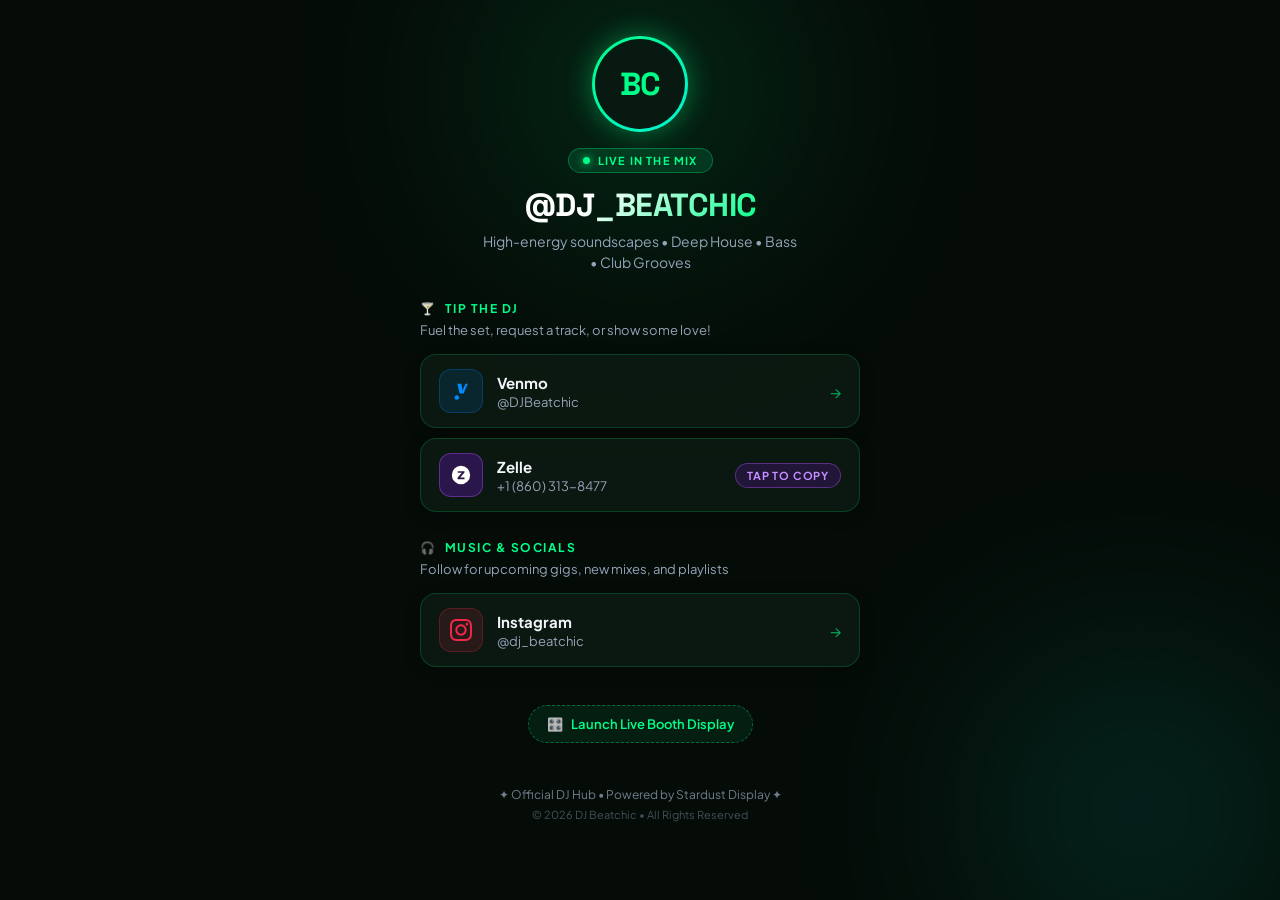
<file: index.html>
<!DOCTYPE html>
<html lang="en">
<head>
  <meta charset="UTF-8">
  <meta name="viewport" content="width=device-width, initial-scale=1.0, maximum-scale=1.0, user-scalable=no">
  <title>DJ Beatchic • Official Site & Link Hub</title>
  <meta name="description" content="Official website for DJ Beatchic. Tip jar, music tracks, and social profiles.">
  <link rel="canonical" href="https://djbeatchic.com/">
  
  <!-- Open Graph / Social Sharing Previews -->
  <meta property="og:type" content="website">
  <meta property="og:url" content="https://djbeatchic.com/">
  <meta property="og:title" content="DJ Beatchic • Official Site">
  <meta property="og:description" content="Tip jar, music mixes, and social profiles for DJ Beatchic.">
  <meta name="theme-color" content="#00ff88">

  <link rel="stylesheet" href="css/hub.css">
  <link rel="preconnect" href="https://fonts.googleapis.com">
  <link rel="preconnect" href="https://fonts.gstatic.com" crossorigin>
  <link href="https://fonts.googleapis.com/css2?family=Plus+Jakarta+Sans:wght@400;500;600;700;800&family=Space+Grotesk:wght@600;700&display=swap" rel="stylesheet">
</head>
<body>
  <!-- Ambient Cosmic Background -->
  <div class="ambient-glow glow-top"></div>
  <div class="ambient-glow glow-bottom"></div>

  <main class="hub-container">
    <!-- Profile Header -->
    <header class="profile-header">
      <div class="avatar-ring">
        <div class="avatar-inner">
          <span class="avatar-initials">BC</span>
        </div>
      </div>
      <div class="live-badge">
        <span class="pulse-dot"></span>
        <span>LIVE IN THE MIX</span>
      </div>
      <h1 class="dj-title">@DJ_BEATCHIC</h1>
      <p class="dj-bio">High-energy soundscapes • Deep House • Bass • Club Grooves</p>
    </header>

    <!-- Tip Jar Section -->
    <section class="hub-section">
      <div class="section-label">
        <span class="icon">🍸</span>
        <span>TIP THE DJ</span>
      </div>
      <p class="section-sub">Fuel the set, request a track, or show some love!</p>

      <div class="card-grid">
        <!-- Venmo -->
        <a href="https://venmo.com/DJBeatchic" target="_blank" rel="noopener" class="action-card tip-card venmo">
          <div class="card-icon-box">
            <svg viewBox="0 0 24 24" width="22" height="22" fill="currentColor">
              <path d="M19.5 4c-.7 1.8-2.6 5.8-4.7 10.7h-4.3L8 4h4.4l1.3 7.8C15 7.6 16.5 4.8 17 4h2.5zM7.5 16.5c-1.4 0-2.5 1.1-2.5 2.5s1.1 2.5 2.5 2.5 2.5-1.1 2.5-2.5-1.1-2.5-2.5-2.5z"/>
            </svg>
          </div>
          <div class="card-content">
            <span class="card-title">Venmo</span>
            <span class="card-handle">@DJBeatchic</span>
          </div>
          <span class="arrow">→</span>
        </a>

        <!-- Zelle -->
        <div class="action-card tip-card zelle" id="btn-copy-zelle" data-phone="+18603138477" title="Tap to copy Zelle phone number">
          <div class="card-icon-box">
            <svg viewBox="0 0 24 24" width="22" height="22" fill="currentColor">
              <path d="M12 2a10 10 0 1 0 10 10A10 10 0 0 0 12 2zm3.8 14.5H8.2v-1.6l4.6-5.4H8.4V7.8h7.4v1.6l-4.6 5.4h4.6z"/>
            </svg>
          </div>
          <div class="card-content">
            <span class="card-title">Zelle</span>
            <span class="card-handle">+1 (860) 313-8477</span>
          </div>
          <span class="copy-badge" id="zelle-badge">TAP TO COPY</span>
        </div>

        <!-- Cash App (Optional) -->
        <!--a href="https://cash.app/$DJBeatchic" target="_blank" rel="noopener" class="action-card tip-card cashapp">
          <div class="card-icon-box">
            <svg viewBox="0 0 24 24" width="22" height="22" fill="currentColor">
              <path d="M12 2C6.48 2 2 6.48 2 12s4.48 10 10 10 10-4.48 10-10S17.52 2 12 2zm1.88 14.65c-.24.11-.53.18-.88.18v1.67h-1.6v-1.63c-1.43-.13-2.56-.91-2.66-2.31h1.72c.11.59.56.97 1.34.97.74 0 1.25-.39 1.25-.97 0-.58-.35-.86-1.57-1.19-1.66-.44-2.66-1.1-2.66-2.45 0-1.28 1.05-2.18 2.57-2.34V7h1.6v1.49c1.23.15 2.16.89 2.32 2.05h-1.72c-.12-.47-.52-.78-1.1-.78-.71 0-1.17.38-1.17.88 0 .5.35.77 1.54 1.1 1.76.48 2.69 1.18 2.69 2.54 0 1.35-1.07 2.21-2.43 2.37z"/>
            </svg>
          </div>
          <div class="card-content">
            <span class="card-title">Cash App</span>
            <span class="card-handle">$DJBeatchic</span>
          </div>
          <span class="arrow">→</span>
        </a>

        <a href="https://paypal.me/DJBeatchic" target="_blank" rel="noopener" class="action-card tip-card paypal">
          <div class="card-icon-box">
            <svg viewBox="0 0 24 24" width="22" height="22" fill="currentColor">
              <path d="M19.5 7.5c-.4 2.6-2.1 4.7-4.8 5.1-.4.1-.7.1-1.1.1h-1.6l-1 6.3H7.4l3.1-19h6.1c2.1 0 3.7 1.2 4.1 3.1.2.9.2 1.9-.1 2.8l-.1.7c-.1.6-.4 1.2-.8 1.7z"/>
            </svg>
          </div>
          <div class="card-content">
            <span class="card-title">PayPal</span>
            <span class="card-handle">paypal.me/DJBeatchic</span>
          </div>
          <span class="arrow">→</span>
        </a-->
      </div>
    </section>

    <!-- Socials & Music Section -->
    <section class="hub-section">
      <div class="section-label">
        <span class="icon">🎧</span>
        <span>MUSIC & SOCIALS</span>
      </div>
      <p class="section-sub">Follow for upcoming gigs, new mixes, and playlists</p>

      <div class="card-grid">
        <!-- Instagram -->
        <a href="https://instagram.com/dj_beatchic" target="_blank" rel="noopener" class="action-card social-card instagram">
          <div class="card-icon-box">
            <svg viewBox="0 0 24 24" width="22" height="22" fill="currentColor">
              <path d="M12 2.163c3.204 0 3.584.012 4.85.07 3.252.148 4.771 1.691 4.919 4.919.058 1.265.069 1.645.069 4.849 0 3.205-.012 3.584-.069 4.849-.149 3.225-1.664 4.771-4.919 4.919-1.266.058-1.644.07-4.85.07-3.204 0-3.584-.012-4.849-.07-3.26-.149-4.771-1.699-4.919-4.92-.058-1.265-.07-1.644-.07-4.849 0-3.204.013-3.583.07-4.849.149-3.227 1.664-4.771 4.919-4.919 1.266-.057 1.645-.069 4.849-.069zm0-2.163c-3.259 0-3.667.014-4.947.072-4.358.2-6.78 2.618-6.98 6.98-.059 1.281-.073 1.689-.073 4.948 0 3.259.014 3.668.072 4.948.2 4.358 2.618 6.78 6.98 6.98 1.281.058 1.689.072 4.948.072 3.259 0 3.668-.014 4.948-.072 4.354-.2 6.782-2.618 6.979-6.98.059-1.28.073-1.689.073-4.948 0-3.259-.014-3.667-.072-4.947-.196-4.354-2.617-6.78-6.979-6.98-1.281-.059-1.69-.073-4.949-.073zm0 5.838c-3.403 0-6.162 2.759-6.162 6.162s2.759 6.163 6.162 6.163 6.162-2.759 6.162-6.163c0-3.403-2.759-6.162-6.162-6.162zm0 10.162c-2.209 0-4-1.79-4-4 0-2.209 1.791-4 4-4s4 1.791 4 4c0 2.21-1.791 4-4 4zm6.406-11.845c-.796 0-1.441.645-1.441 1.44s.645 1.44 1.441 1.44c.795 0 1.439-.645 1.439-1.44s-.644-1.44-1.439-1.44z"/>
            </svg>
          </div>
          <div class="card-content">
            <span class="card-title">Instagram</span>
            <span class="card-handle">@dj_beatchic</span>
          </div>
          <span class="arrow">→</span>
        </a>

        <!--a href="https://soundcloud.com/djbeatchic" target="_blank" rel="noopener" class="action-card social-card soundcloud">
          <div class="card-icon-box">
            <svg viewBox="0 0 24 24" width="22" height="22" fill="currentColor">
              <path d="M1.175 12.225c-.046 0-.083.037-.087.083l-.22 2.608.22 2.585c.004.046.041.083.087.083.047 0 .085-.037.088-.083l.255-2.585-.255-2.608a.09.09 0 0 0-.088-.083zm1.185-.82c-.053 0-.097.042-.1.096l-.286 3.428.286 3.39c.003.054.047.096.1.096s.096-.042.1-.096l.325-3.39-.325-3.428a.102.102 0 0 0-.1-.096zm1.2 0c-.06 0-.108.047-.113.107l-.337 4.248.337 4.195c.005.06.053.107.113.107.058 0 .106-.047.111-.107l.385-4.195-.385-4.248a.114.114 0 0 0-.111-.107zm14.14 0c-.26 0-.51.04-.75.12-.42-1.89-2.1-3.31-4.11-3.31-.83 0-1.6.24-2.25.66-.4-.84-1.25-1.42-2.25-1.42-.5 0-.96.15-1.35.4v10.3c.39.25.85.4 1.35.4 1 0 1.85-.58 2.25-1.42.65.42 1.42.66 2.25.66 2.01 0 3.69-1.42 4.11-3.31.24.08.49.12.75.12 1.8 0 3.26-1.46 3.26-3.26s-1.46-3.26-3.26-3.26z"/>
            </svg>
          </div>
          <div class="card-content">
            <span class="card-title">SoundCloud</span>
            <span class="card-handle">djbeatchic</span>
          </div>
          <span class="arrow">→</span>
        </a>

        <a href="https://spotify.com" target="_blank" rel="noopener" class="action-card social-card spotify">
          <div class="card-icon-box">
            <svg viewBox="0 0 24 24" width="22" height="22" fill="currentColor">
              <path d="M12 2C6.477 2 2 6.477 2 12c0 5.524 4.477 10 10 10 5.524 0 10-4.476 10-10 0-5.523-4.476-10-10-10zm4.587 14.425c-.18.295-.563.387-.857.207-2.35-1.435-5.308-1.76-8.795-.963-.335.077-.67-.133-.746-.469-.077-.334.132-.67.467-.747 3.808-.871 7.077-.496 9.724 1.115.294.18.386.563.207.857zm1.225-2.723c-.226.367-.706.482-1.072.257-2.687-1.652-6.785-2.131-9.965-1.166-.413.127-.849-.106-.973-.518-.125-.413.108-.849.52-974 3.632-1.102 8.147-.568 11.233 1.328.366.226.481.707.257 1.073zm.105-2.835C14.692 8.95 9.375 8.775 6.297 9.71c-.493.15-1.016-.129-1.166-.623-.149-.495.13-1.016.624-1.167 3.532-1.073 9.404-.866 13.115 1.338.445.264.59.838.327 1.282-.264.443-.838.59-1.28.327z"/>
            </svg>
          </div>
          <div class="card-content">
            <span class="card-title">Spotify Playlists</span>
            <span class="card-handle">Curated Set Selections</span>
          </div>
          <span class="arrow">→</span>
        </a>

        <a href="https://tiktok.com/@djbeatchic" target="_blank" rel="noopener" class="action-card social-card tiktok">
          <div class="card-icon-box">
            <svg viewBox="0 0 24 24" width="22" height="22" fill="currentColor">
              <path d="M12.525.02c1.31 0 2.6.38 3.71 1.09.32.2.61.44.88.71.07.07.13.15.19.23.12.16.23.32.32.5.09.18.17.37.23.57.06.2.1.41.13.62.03.22.04.44.04.66v6.33c-.7-.14-1.42-.21-2.15-.21-4.73 0-8.57 3.84-8.57 8.57 0 4.73 3.84 8.57 8.57 8.57 4.73 0 8.57-3.84 8.57-8.57v-9.5c1.47 1.05 3.25 1.68 5.17 1.74v3.1c-1.92-.06-3.7-.69-5.17-1.74v8.4c0 6.44-5.23 11.67-11.67 11.67S.185 19.53.185 13.09C.185 6.65 5.415 1.42 11.855 1.42c.22 0 .44.01.67.02V.02z"/>
            </svg>
          </div>
          <div class="card-content">
            <span class="card-title">TikTok</span>
            <span class="card-handle">@djbeatchic</span>
          </div>
          <span class="arrow">→</span>
        </a-->
      </div>
    </section>

    <!-- DJ Booth Display Link (For DJ Beatchic) -->
    <section class="booth-access-section" style="text-align: center; margin-top: 10px;">
      <a href="display/" class="booth-display-btn" style="display: inline-flex; align-items: center; gap: 8px; padding: 10px 18px; border-radius: 999px; background: rgba(0, 255, 136, 0.08); border: 1px dashed rgba(0, 255, 136, 0.35); color: #00ff88; text-decoration: none; font-size: 13px; font-weight: 600;">
        <span>🎛️</span>
        <span>Launch Live Booth Display</span>
      </a>
    </section>

    <!-- Footer -->
    <footer class="hub-footer">
      <p>✦ Official DJ Hub • Powered by Stardust Display ✦</p>
      <p class="copyright">© 2026 DJ Beatchic • All Rights Reserved</p>
    </footer>
  </main>

  <!-- Copy Toast Notification -->
  <div class="hub-toast" id="hub-toast">
    <span>✓</span>
    <span id="hub-toast-msg">Phone number copied for Zelle!</span>
  </div>

  <script>
    const btnZelle = document.getElementById('btn-copy-zelle');
    const zelleBadge = document.getElementById('zelle-badge');
    const toast = document.getElementById('hub-toast');
    let toastTimeout;

    if (btnZelle) {
      btnZelle.addEventListener('click', async () => {
        const phone = btnZelle.getAttribute('data-phone') || '+18603138477';
        try {
          if (navigator.clipboard && navigator.clipboard.writeText) {
            await navigator.clipboard.writeText(phone);
          } else {
            throw new Error('Clipboard API unavailable');
          }
        } catch (err) {
          const input = document.createElement('input');
          input.value = phone;
          document.body.appendChild(input);
          input.select();
          document.execCommand('copy');
          document.body.removeChild(input);
        }

        if (zelleBadge) {
          zelleBadge.textContent = 'COPIED!';
          zelleBadge.classList.add('copied');
        }

        if (toast) {
          toast.classList.add('show');
          clearTimeout(toastTimeout);
          toastTimeout = setTimeout(() => {
            toast.classList.remove('show');
            if (zelleBadge) {
              zelleBadge.textContent = 'TAP TO COPY';
              zelleBadge.classList.remove('copied');
            }
          }, 2800);
        }
      });
    }
  </script>
</body>
</html>
</file>
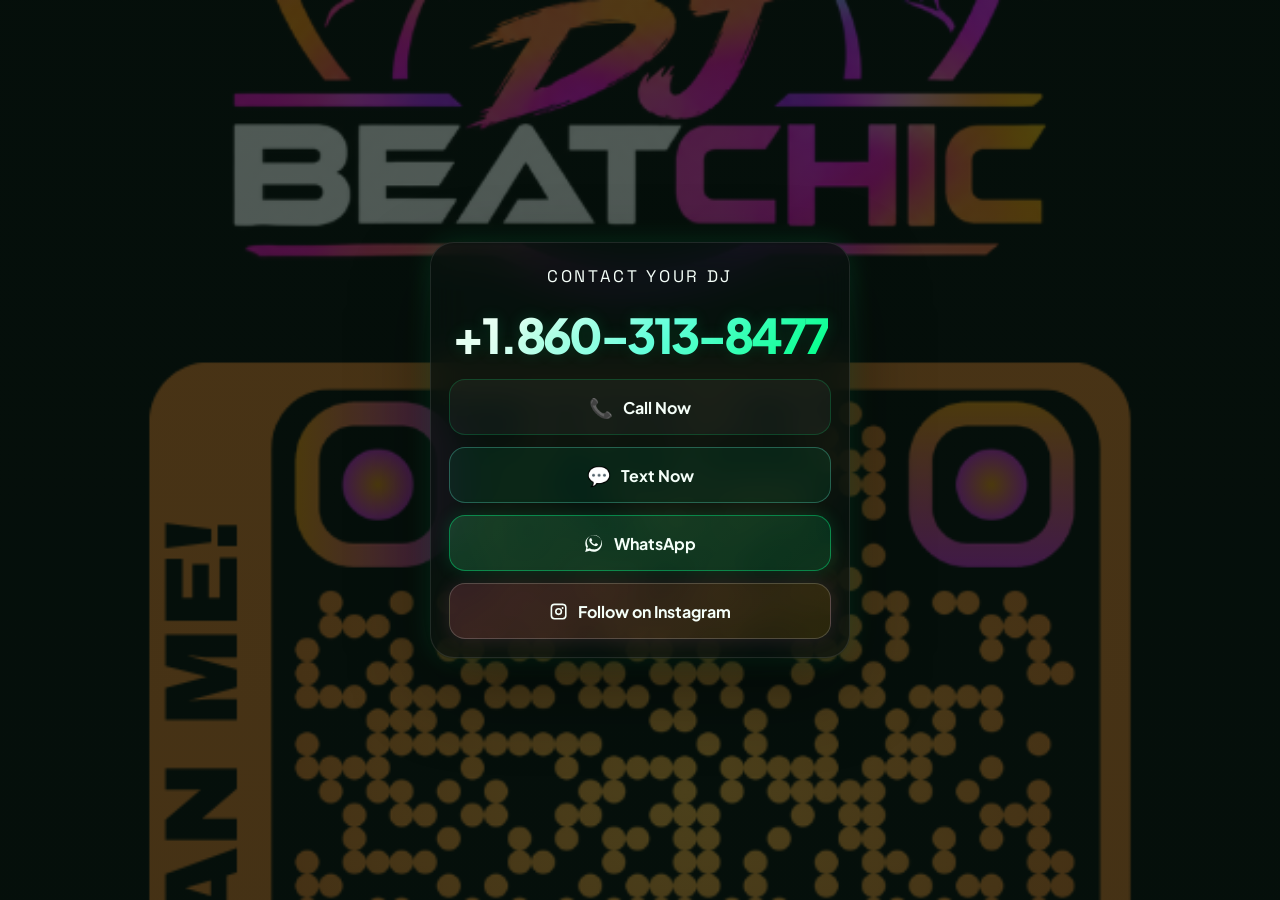
<file: contact/index.html>
<!DOCTYPE html>
<html lang="en">
  <head>
    <meta charset="UTF-8" />
    <meta name="viewport" content="width=device-width, initial-scale=1.0" />
    <title>Contact your DJ | DJ_BeatChic</title>
    <meta
      name="description"
      content="Contact DJ Beatchic by phone, SMS, or WhatsApp."
    />
    <link rel="preconnect" href="https://fonts.googleapis.com" />
    <link rel="preconnect" href="https://fonts.gstatic.com" crossorigin />
    <link
      href="https://fonts.googleapis.com/css2?family=Plus+Jakarta+Sans:wght@400;500;600;700;800&family=Space+Grotesk:wght@600;700&display=swap"
      rel="stylesheet"
    />
    <style>
      :root {
        --bg-base: #07150f;
        --bg-panel: rgba(10, 22, 17, 0.82);
        --bg-card: rgba(15, 32, 25, 0.88);
        --emerald: #00ff88;
        --emerald-soft: rgba(0, 255, 136, 0.18);
        --teal: #69ffe0;
        --text: #f5fff9;
        --muted: rgba(230, 255, 244, 0.72);
        --line: rgba(255, 255, 255, 0.12);
      }

      * {
        box-sizing: border-box;
      }

      html, body {
        margin: 0;
        min-height: 100%;
        font-family: "Plus Jakarta Sans", Arial, sans-serif;
        background: var(--bg-base);
        color: var(--text);
      }

      body {
        min-height: 100vh;
        display: grid;
        place-items: center;
        padding: 28px 18px;
        background:
          linear-gradient(rgba(7, 21, 15, 0.7), rgba(7, 21, 15, 0.72)),
          url("../1.png") center/cover no-repeat fixed;
      }

      .contact-shell {
        width: min(100%, 420px);
        position: relative;
        z-index: 1;
      }

      .card {
        background: rgba(8, 18, 14, 0.72);
        border: 1px solid rgba(255, 255, 255, 0.1);
        border-radius: 24px;
        padding: 22px 18px 18px;
        box-shadow: 0 30px 80px rgba(0, 0, 0, 0.4), 0 0 28px rgba(0, 255, 136, 0.14);
        backdrop-filter: blur(18px);
        -webkit-backdrop-filter: blur(18px);
      }

      .brand {
        display: flex;
        align-items: center;
        justify-content: center;
        gap: 10px;
        margin-bottom: 22px;
        text-align: center;
      }

      .brand-name {
        font-family: "Space Grotesk", Arial, sans-serif;
        font-size: 1.05rem;
        letter-spacing: 0.16em;
        text-transform: uppercase;
        color: var(--text);
      }

      .phone-wrap {
        display: flex;
        justify-content: center;
      }

      .phone-link {
        display: inline-block;
        text-decoration: none;
        color: var(--text);
        font-size: clamp(2rem, 7vw, 3rem);
        font-weight: 800;
        letter-spacing: -0.06em;
        line-height: 1.1;
        text-align: center;
        margin: 0 0 18px;
        background: linear-gradient(135deg, #f2fff8 15%, var(--teal) 55%, var(--emerald) 100%);
        -webkit-background-clip: text;
        background-clip: text;
        color: transparent;
        text-shadow: 0 0 16px rgba(0, 255, 136, 0.15);
      }

      .actions {
        display: grid;
        gap: 12px;
      }

      .action-btn {
        display: inline-flex;
        align-items: center;
        justify-content: center;
        gap: 10px;
        min-height: 56px;
        padding: 14px 18px;
        border-radius: 16px;
        border: 1px solid rgba(255, 255, 255, 0.12);
        text-decoration: none;
        font-weight: 700;
        transition: transform 0.2s ease, box-shadow 0.2s ease, border-color 0.2s ease;
      }

      .action-btn:hover,
      .action-btn:active {
        transform: translateY(-1px);
      }

      .action-btn svg {
        display: block;
        width: 1.2rem;
        height: 1.2rem;
        flex-shrink: 0;
      }

      .phone-btn {
        background: rgba(255, 255, 255, 0.04);
        color: var(--text);
        border-color: rgba(0, 255, 136, 0.18);
      }

      .whatsapp-btn {
        background: linear-gradient(135deg, rgba(76, 255, 145, 0.18), rgba(0, 255, 136, 0.12));
        color: var(--text);
        border-color: rgba(0, 255, 136, 0.4);
        box-shadow: 0 0 18px rgba(0, 255, 136, 0.14);
      }

      .sms-btn {
        background: rgba(0, 255, 136, 0.08);
        color: var(--text);
        border-color: rgba(105, 255, 224, 0.28);
      }

      .instagram-btn {
        background: linear-gradient(135deg, rgba(255, 99, 132, 0.18), rgba(255, 168, 0, 0.12));
        color: var(--text);
        border-color: rgba(255, 255, 255, 0.18);
        box-shadow: 0 0 18px rgba(255, 105, 180, 0.12);
      }

      .icon {
        font-size: 1.2rem;
        line-height: 1;
      }

      .site-link {
        display: block;
        text-align: center;
        margin-top: 18px;
        color: var(--muted);
        letter-spacing: 0.08em;
        text-transform: uppercase;
        font-size: 0.72rem;
        text-decoration: none;
      }

      @media (max-width: 360px) {
        .card {
          padding-left: 14px;
          padding-right: 14px;
        }

        .brand-name {
          letter-spacing: 0.12em;
          font-size: 0.9rem;
        }
      }
    </style>
  </head>
  <body>
    <main class="contact-shell" aria-label="Contact DJ Beatchic">
      <section class="card">
        <div class="brand">
          <div class="brand-name">Contact your DJ</div>
        </div>

        <div class="phone-wrap">
          <a class="phone-link" href="tel:+18603138477">+1.860-313-8477</a>
        </div>

        <div class="actions">
          <a class="action-btn phone-btn" href="tel:+18603138477">
            <span class="icon">📞</span>
            <span>Call Now</span>
          </a>

          <a
            class="action-btn sms-btn"
            href="sms:+18603138477?body=Hi!%20I'm%20interested%20in%20booking%20DJ%20Beatchic%20for%20an%20upcoming%20event.%20Are%20you%20available%20on"
            target="_blank"
            rel="noopener noreferrer"
          >
            <span class="icon">💬</span>
            <span>Text Now</span>
          </a>

          <a
            class="action-btn whatsapp-btn"
            href="https://wa.me/18603138477?text=Hi!%20I'm%20interested%20in%20booking%20DJ%20Beatchic%20for%20an%20upcoming%20event.%20Are%20you%20available%20on"
            target="_blank"
            rel="noopener noreferrer"
          >
            <span class="icon" aria-hidden="true">
              <svg xmlns="http://www.w3.org/2000/svg" viewBox="0 0 448 512" aria-hidden="true">
                <path fill="currentColor" d="M380.9 97.1C339 55.1 283.2 32 223.9 32c-122.4 0-222 99.6-222 222 0 39.1 10.2 77.3 29.6 111L0 480l117.7-30.9c32.4 17.7 68.9 27 106.1 27h.1c122.3 0 224.1-99.6 224.1-222 0-59.2-23.1-114.7-64.9-156.6ZM223.9 409.1c-32.9 0-65.2-8.7-92.9-25.1l-6.7-4-69.8 18.3 18.7-68.1-4.4-7c-18-31.7-27.4-68.3-27.4-105.2 0-106.5 86.7-193.2 193.5-193.2 51.7 0 100.2 20.2 136.7 56.7 36.4 36.6 56.6 85.1 56.6 136.8-.1 106.7-86.8 193.3-193.5 193.3Zm106.2-144.5c-5.8-2.9-34.3-16.9-39.6-18.8-5.2-1.9-9-2.9-12.8 2.9-3.8 5.8-14.7 18.8-18 22.6-3.3 3.8-6.6 4.3-12.4 1.4-5.8-2.9-24.4-9-46.4-28.7-17.2-15.3-28.8-34.1-32.2-39.9-3.4-5.8-.4-8.9 2.5-11.8 2.6-2.6 5.7-6.6 8.6-9.9 2.9-3.3 3.8-5.8 5.8-9.7 1.9-3.9.9-7.3-.5-10.2-1.4-2.9-12.8-30.8-17.5-42.2-4.6-11.1-9.3-9.6-12.8-9.8-3.3-.2-7.1-.2-10.9-.2s-10.2 1.5-15.4 7.3c-5.2 5.8-19.8 19.4-19.8 47.3s20.3 54.8 23.1 58.6c2.9 3.8 39.9 61.1 96.6 85.8 13.5 5.8 24 9.3 32.2 11.9 13.6 4.3 26 3.7 35.8 2.2 10.9-1.6 34.3-14 39.2-27.6 4.9-13.6 4.9-25.2 3.4-27.6-1.5-2.4-5.2-3.8-10.9-6.7Z"/>
              </svg>
            </span>
            <span>WhatsApp</span>
          </a>

          <a
            href="https://instagram.com/dj_beatchic"
            class="action-btn instagram-btn"
            target="_blank"
            rel="noopener noreferrer"
            aria-label="Follow DJ Beatchic on Instagram"
          >
            <svg class="instagram-icon" viewBox="0 0 24 24" fill="currentColor" xmlns="http://www.w3.org/2000/svg" aria-hidden="true">
              <path d="M7 2h10a5 5 0 0 1 5 5v10a5 5 0 0 1-5 5H7a5 5 0 0 1-5-5V7a5 5 0 0 1 5-5Zm0 2a3 3 0 0 0-3 3v10a3 3 0 0 0 3 3h10a3 3 0 0 0 3-3V7a3 3 0 0 0-3-3H7Zm5 3.5A4.5 4.5 0 1 1 7.5 12 4.5 4.5 0 0 1 12 7.5Zm0 2A2.5 2.5 0 1 0 14.5 12 2.5 2.5 0 0 0 12 9.5Zm5-3.25a1.25 1.25 0 1 1-1.25 1.25A1.25 1.25 0 0 1 17 6.25Z"/>
            </svg>
            <span>Follow on Instagram</span>
          </a>
        </div>
      </section>
    </main>
  </body>
</html>
</file>
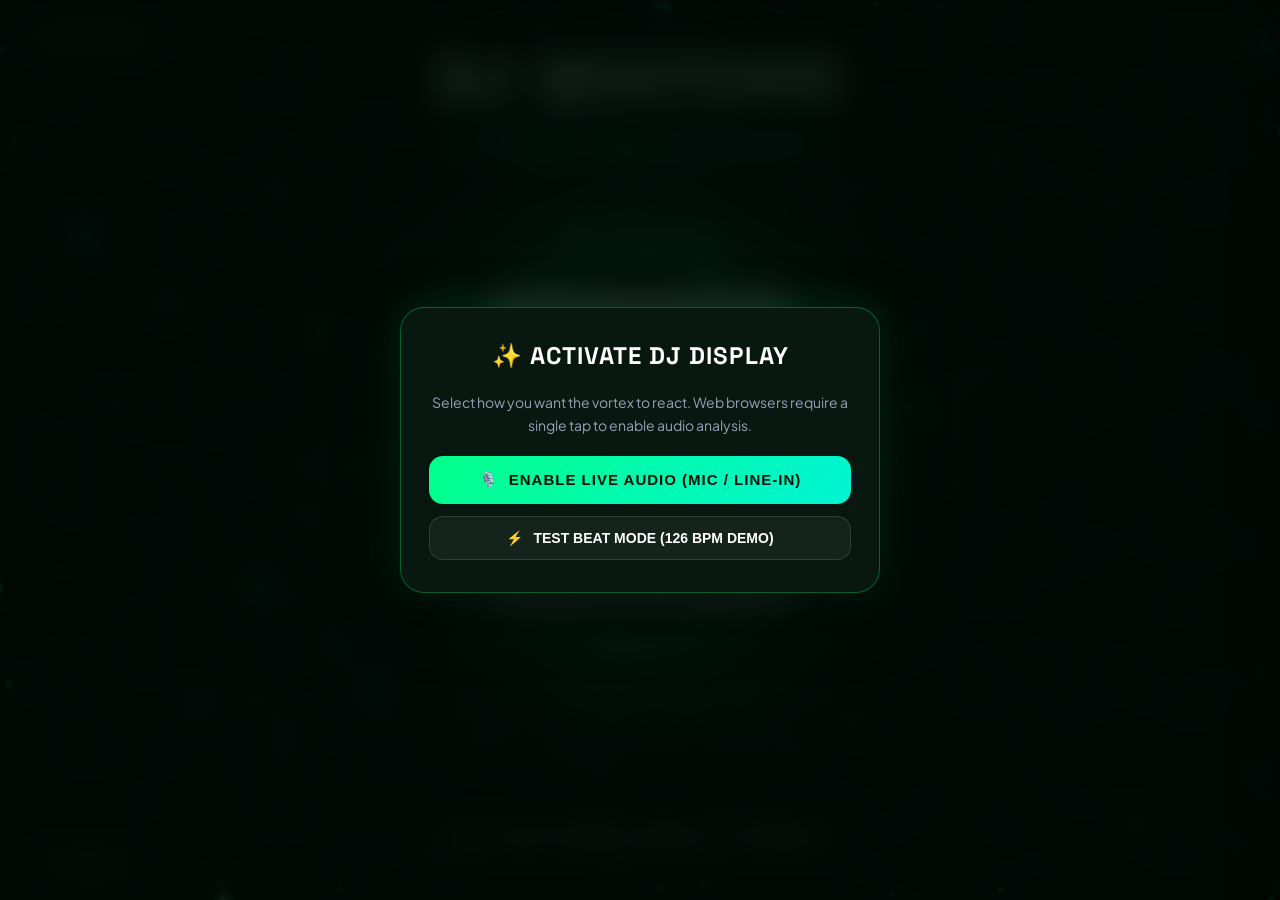
<file: display/index.html>
<!DOCTYPE html>
<html lang="en">
<head>
  <meta charset="UTF-8">
  <meta name="viewport" content="width=device-width, initial-scale=1.0, maximum-scale=1.0, user-scalable=no">
  <title>DJ BEATCHIC • Live Music-Reactive Display</title>
  <meta name="description" content="Audio-reactive stardust vortex display for DJ Beatchic booth.">
  <link rel="stylesheet" href="../css/style.css">
  <link rel="preconnect" href="https://fonts.googleapis.com">
  <link rel="preconnect" href="https://fonts.gstatic.com" crossorigin>
  <link href="https://fonts.googleapis.com/css2?family=Plus+Jakarta+Sans:wght@500;600;700;800&family=Space+Grotesk:wght@700;800&display=swap" rel="stylesheet">
</head>
<body>

  <!-- Fullscreen Particle Vortex Canvas -->
  <canvas id="visualizer-canvas"></canvas>

  <!-- Stage Overlay (Branding & QR) -->
  <div class="stage-overlay">
    <!-- Top Header -->
    <header class="stage-header">
      <h1 class="dj-name" id="dj-name-text">DJ BEATCHIC</h1>
      <div class="dj-subtitle" id="dj-tagline-text">✦ SCAN FOR SOCIALS & TIP JAR ✦</div>
    </header>

    <!-- Bottom Call-to-Action -->
    <footer class="stage-footer">
      <div class="cta-pill">
        <span class="camera-icon">📷</span>
        <span>POINT PHONE CAMERA TO CONNECT</span>
      </div>
    </footer>
  </div>

  <!-- Central Sanctuary: High-Contrast Phone-Scannable QR Disc -->
  <div class="center-sanctuary">
    <div class="qr-glow-disc" id="qr-glow-disc">
      <div class="qr-plate">
        <canvas id="qr-canvas" width="280" height="280"></canvas>
      </div>
    </div>
  </div>

  <!-- Audio Status Pill (Top Left) -->
  <div class="audio-status-pill" id="audio-status" title="Click to adjust audio source">
    <span class="status-beacon" id="status-beacon"></span>
    <span id="status-text">INITIALIZING...</span>
  </div>

  <!-- Direct Hub Quicklink (Bottom Left) -->
  <a href="../" class="hub-quicklink" title="Open Mobile Links & Tip Jar">
    <span>📱</span>
    <span>Mobile Hub</span>
  </a>

  <!-- Corner HUD Actions (Top Right) -->
  <div class="corner-hud">
    <button class="hud-btn" id="btn-fullscreen" title="Toggle Fullscreen (F)">⛶</button>
    <button class="hud-btn" id="btn-settings" title="Booth Settings (S)">⚙</button>
  </div>

  <!-- Startup / Audio Activation Modal -->
  <div class="modal-overlay" id="startup-modal">
    <div class="modal-card">
      <h2 class="modal-title">✨ ACTIVATE DJ DISPLAY</h2>
      <p class="modal-desc">
        Select how you want the vortex to react. Web browsers require a single tap to enable audio analysis.
      </p>
      <div class="modal-actions">
        <button class="btn-primary" id="btn-start-mic">
          <span>🎙️</span>
          <span>ENABLE LIVE AUDIO (MIC / LINE-IN)</span>
        </button>
        <button class="btn-secondary" id="btn-start-demo">
          <span>⚡</span>
          <span>TEST BEAT MODE (126 BPM DEMO)</span>
        </button>
      </div>
    </div>
  </div>

  <!-- Booth Configuration Drawer -->
  <aside class="settings-drawer" id="settings-drawer">
    <div class="drawer-header">
      <h3 class="drawer-title">🎛️ BOOTH SETTINGS</h3>
      <button class="close-btn" id="btn-close-settings">✕</button>
    </div>

    <!-- DJ Branding -->
    <div class="setting-group">
      <label class="setting-label" for="setting-dj-name">DJ Name</label>
      <input type="text" id="setting-dj-name" class="setting-input" value="DJ BEATCHIC">
    </div>

    <div class="setting-group">
      <label class="setting-label" for="setting-tagline">Tagline / Marquee</label>
      <input type="text" id="setting-tagline" class="setting-input" value="✦ SCAN FOR SOCIALS & TIP JAR ✦">
    </div>

    <!-- QR Destination -->
    <div class="setting-group">
      <label class="setting-label" for="setting-qr-url">QR Code Target URL</label>
      <input type="url" id="setting-qr-url" class="setting-input" placeholder="https://djbeatchic.com/">
      <small style="font-size: 11px; color: var(--text-dim);">Defaults to https://djbeatchic.com/</small>
    </div>

    <!-- Theme Palettes -->
    <div class="setting-group">
      <label class="setting-label">Color Nebula Theme</label>
      <div class="theme-pill-group">
        <button class="theme-btn active" data-theme="emerald">
          <span class="theme-swatch swatch-emerald"></span>
          <span>Emerald</span>
        </button>
        <button class="theme-btn" data-theme="violet">
          <span class="theme-swatch swatch-violet"></span>
          <span>Cosmic Violet</span>
        </button>
        <button class="theme-btn" data-theme="cyan">
          <span class="theme-swatch swatch-cyan"></span>
          <span>Cyber Cyan</span>
        </button>
        <button class="theme-btn" data-theme="gold">
          <span class="theme-swatch swatch-gold"></span>
          <span>Solar Gold</span>
        </button>
      </div>
    </div>

    <!-- Audio Input Source -->
    <div class="setting-group">
      <label class="setting-label" for="setting-audio-source">Audio Input Device</label>
      <select id="setting-audio-source" class="setting-input">
        <option value="">Default Microphone / Line-In</option>
      </select>
    </div>

    <!-- Sensitivity Slider -->
    <div class="setting-group">
      <div style="display: flex; justify-content: space-between;">
        <label class="setting-label" for="setting-sensitivity">Audio Sensitivity</label>
        <span class="slider-value" id="val-sensitivity">1.2x</span>
      </div>
      <div class="slider-container">
        <input type="range" id="setting-sensitivity" class="range-slider" min="0.4" max="3.0" step="0.1" value="1.2">
      </div>
    </div>

    <!-- Particle Density Slider (Pi vs Tablet vs Laptop) -->
    <div class="setting-group">
      <div style="display: flex; justify-content: space-between;">
        <label class="setting-label" for="setting-particles">Particle Density (FPS Tuning)</label>
        <span class="slider-value" id="val-particles">1400</span>
      </div>
      <div class="slider-container">
        <input type="range" id="setting-particles" class="range-slider" min="600" max="3000" step="100" value="1400">
      </div>
      <small style="font-size: 11px; color: var(--text-dim);">600–1000 for Raspberry Pi • 1400 for Tablets • 2500+ for Laptops</small>
    </div>

    <!-- Test Audio Mode Switch -->
    <div class="setting-group" style="margin-top: 10px;">
      <button class="btn-secondary" id="btn-toggle-demo" style="width: 100%;">
        Switch to Test Beat
      </button>
    </div>
  </aside>

  <!-- Core Scripts -->
  <script src="../js/lib/qrcode.js"></script>
  <script src="../js/audio-engine.js"></script>
  <script src="../js/particle-vortex.js"></script>
  <script src="../js/qr-renderer.js"></script>
  <script src="../js/app.js"></script>
</body>
</html>
</file>
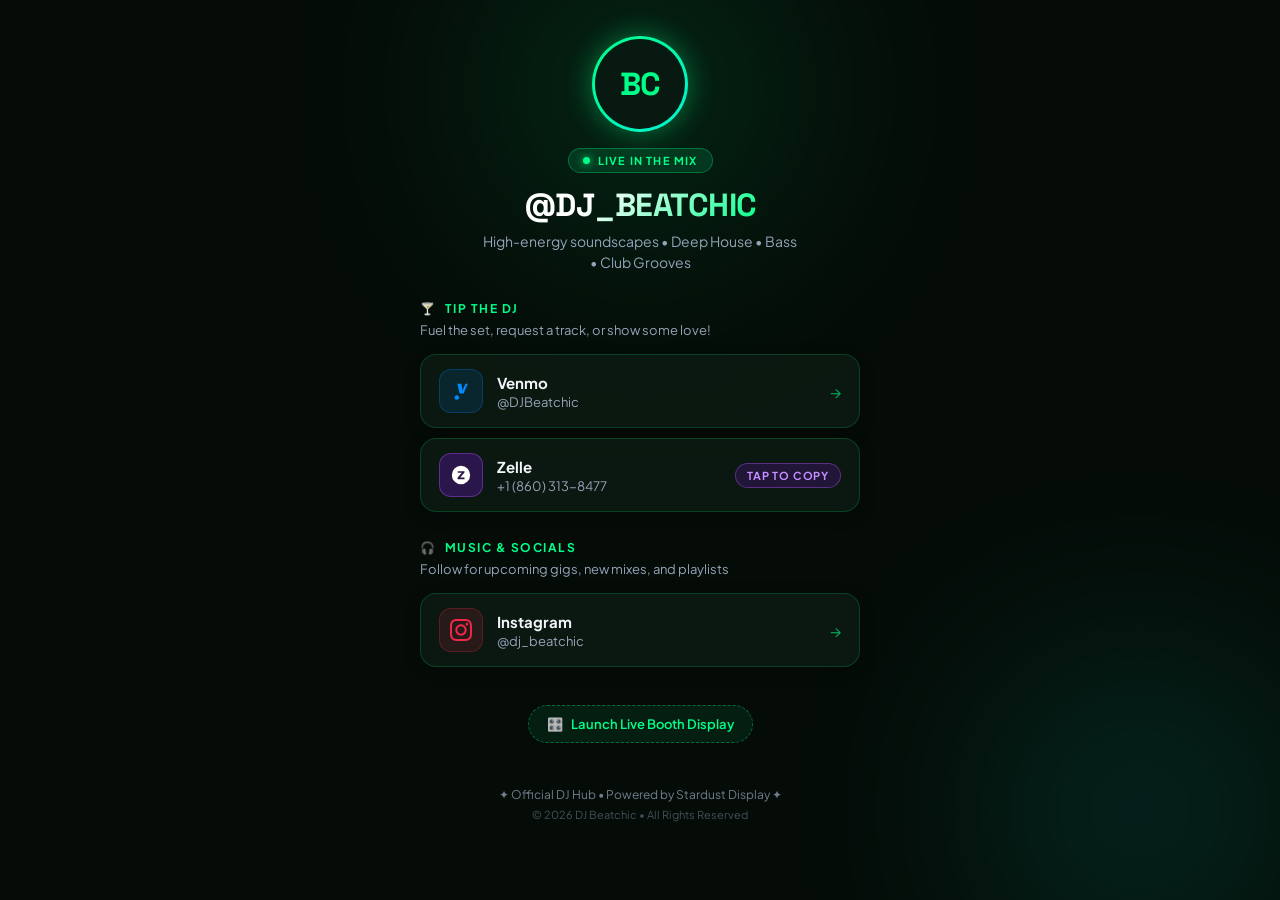
<file: hub/index.html>
<!DOCTYPE html>
<html lang="en">
<head>
  <meta charset="UTF-8">
  <title>Redirecting to DJ Beatchic...</title>
  <link rel="canonical" href="https://djbeatchic.com/">
  <meta http-equiv="refresh" content="0; url=../">
  <script>window.location.replace('../');</script>
</head>
<body>
  <p>Redirecting to <a href="../">DJ Beatchic Official Hub</a>...</p>
</body>
</html>
</file>
<file: css/hub.css>
/* DJ Beatchic Mobile Link Hub Stylesheet */

:root {
  --bg-dark: #050c08;
  --card-bg: rgba(14, 30, 22, 0.72);
  --card-border: rgba(0, 255, 136, 0.18);
  --card-hover-border: rgba(0, 255, 136, 0.45);
  --emerald-glow: #00ff88;
  --teal-glow: #00f5d4;
  --text-main: #f1f5f9;
  --text-muted: #94a3b8;
  --font-heading: 'Space Grotesk', -apple-system, sans-serif;
  --font-body: 'Plus Jakarta Sans', -apple-system, sans-serif;
}

* {
  box-sizing: border-box;
  margin: 0;
  padding: 0;
  -webkit-tap-highlight-color: transparent;
}

body {
  background-color: var(--bg-dark);
  color: var(--text-main);
  font-family: var(--font-body);
  min-height: 100vh;
  display: flex;
  justify-content: center;
  position: relative;
  overflow-x: hidden;
  padding: 36px 20px 48px;
  padding-bottom: calc(48px + env(safe-area-inset-bottom, 0px));
}

/* Ambient glow blobs */
.ambient-glow {
  position: fixed;
  width: 380px;
  height: 380px;
  border-radius: 50%;
  pointer-events: none;
  filter: blur(120px);
  opacity: 0.28;
  z-index: 0;
}

.glow-top {
  top: -100px;
  left: 50%;
  transform: translateX(-50%);
  background: radial-gradient(circle, var(--emerald-glow), transparent 70%);
}

.glow-bottom {
  bottom: -100px;
  right: -50px;
  background: radial-gradient(circle, var(--teal-glow), transparent 70%);
}

/* Main Container */
.hub-container {
  width: 100%;
  max-width: 440px;
  position: relative;
  z-index: 1;
  display: flex;
  flex-direction: column;
  gap: 28px;
}

/* Profile Header */
.profile-header {
  display: flex;
  flex-direction: column;
  align-items: center;
  text-align: center;
}

.avatar-ring {
  width: 96px;
  height: 96px;
  border-radius: 50%;
  padding: 3px;
  background: linear-gradient(135deg, var(--emerald-glow), var(--teal-glow));
  box-shadow: 0 0 28px rgba(0, 255, 136, 0.4);
  margin-bottom: 16px;
  animation: ringPulse 4s ease-in-out infinite alternate;
}

@keyframes ringPulse {
  0% { box-shadow: 0 0 20px rgba(0, 255, 136, 0.3); }
  100% { box-shadow: 0 0 35px rgba(0, 245, 212, 0.55); }
}

.avatar-inner {
  width: 100%;
  height: 100%;
  border-radius: 50%;
  background: #071911;
  display: flex;
  align-items: center;
  justify-content: center;
}

.avatar-initials {
  font-family: var(--font-heading);
  font-size: 32px;
  font-weight: 700;
  color: var(--emerald-glow);
  letter-spacing: -1px;
}

.live-badge {
  display: inline-flex;
  align-items: center;
  gap: 8px;
  padding: 5px 14px;
  background: rgba(0, 255, 136, 0.12);
  border: 1px solid rgba(0, 255, 136, 0.3);
  border-radius: 999px;
  font-size: 11px;
  font-weight: 700;
  letter-spacing: 1.2px;
  color: var(--emerald-glow);
  margin-bottom: 12px;
  text-transform: uppercase;
}

.pulse-dot {
  width: 7px;
  height: 7px;
  border-radius: 50%;
  background-color: var(--emerald-glow);
  box-shadow: 0 0 8px var(--emerald-glow);
  animation: blinkDot 1.4s infinite;
}

@keyframes blinkDot {
  0%, 100% { opacity: 1; transform: scale(1); }
  50% { opacity: 0.3; transform: scale(0.7); }
}

.dj-title {
  font-family: var(--font-heading);
  font-size: 32px;
  font-weight: 800;
  letter-spacing: -0.5px;
  margin-bottom: 6px;
  background: linear-gradient(135deg, #ffffff 30%, var(--emerald-glow) 100%);
  -webkit-background-clip: text;
  -webkit-text-fill-color: transparent;
}

.dj-bio {
  font-size: 14px;
  color: var(--text-muted);
  line-height: 1.5;
  max-width: 320px;
}

/* Sections */
.hub-section {
  display: flex;
  flex-direction: column;
  gap: 12px;
}

.section-label {
  display: flex;
  align-items: center;
  gap: 8px;
  font-size: 12px;
  font-weight: 700;
  letter-spacing: 1.5px;
  color: var(--emerald-glow);
  text-transform: uppercase;
}

.section-sub {
  font-size: 13px;
  color: var(--text-muted);
  margin-top: -6px;
  margin-bottom: 4px;
}

.card-grid {
  display: flex;
  flex-direction: column;
  gap: 10px;
}

/* Action Cards */
.action-card {
  display: flex;
  align-items: center;
  gap: 14px;
  padding: 14px 18px;
  background: var(--card-bg);
  border: 1px solid var(--card-border);
  border-radius: 16px;
  color: var(--text-main);
  text-decoration: none;
  font-family: inherit;
  font-size: inherit;
  text-align: left;
  width: 100%;
  cursor: pointer;
  backdrop-filter: blur(12px);
  -webkit-backdrop-filter: blur(12px);
  transition: all 0.22s cubic-bezier(0.2, 0.8, 0.2, 1);
  box-shadow: 0 4px 16px rgba(0, 0, 0, 0.3);
}

.action-card:hover, .action-card:active {
  transform: translateY(-2px) scale(1.01);
  border-color: var(--card-hover-border);
  box-shadow: 0 8px 24px rgba(0, 255, 136, 0.15);
  background: rgba(18, 42, 30, 0.85);
}

.card-icon-box {
  width: 44px;
  height: 44px;
  border-radius: 12px;
  display: flex;
  align-items: center;
  justify-content: center;
  background: rgba(255, 255, 255, 0.05);
  border: 1px solid rgba(255, 255, 255, 0.08);
  flex-shrink: 0;
  transition: transform 0.2s ease;
}

.action-card:hover .card-icon-box {
  transform: scale(1.08);
}

.venmo .card-icon-box { color: #008cff; background: rgba(0, 140, 255, 0.12); border-color: rgba(0, 140, 255, 0.25); }
.zelle .card-icon-box { color: #fffffc; background: rgba(116, 20, 202, 0.32); border-color: rgba(157, 78, 221, 0.45); }
.cashapp .card-icon-box { color: #00d632; background: rgba(0, 214, 50, 0.12); border-color: rgba(0, 214, 50, 0.25); }
.paypal .card-icon-box { color: #009cde; background: rgba(0, 156, 222, 0.12); border-color: rgba(0, 156, 222, 0.25); }
.instagram .card-icon-box { color: #f02849; background: rgba(240, 40, 73, 0.12); border-color: rgba(240, 40, 73, 0.25); }
.soundcloud .card-icon-box { color: #ff5500; background: rgba(255, 85, 0, 0.12); border-color: rgba(255, 85, 0, 0.25); }
.spotify .card-icon-box { color: #1db954; background: rgba(29, 185, 84, 0.12); border-color: rgba(29, 185, 84, 0.25); }
.tiktok .card-icon-box { color: #00f2fe; background: rgba(0, 242, 254, 0.12); border-color: rgba(0, 242, 254, 0.25); }

.copy-badge {
  font-size: 11px;
  font-weight: 700;
  letter-spacing: 0.8px;
  padding: 5px 11px;
  border-radius: 999px;
  background: rgba(116, 20, 202, 0.22);
  border: 1px solid rgba(157, 78, 221, 0.45);
  color: #c48eff;
  transition: all 0.2s ease;
  white-space: nowrap;
}

.copy-badge.copied {
  background: rgba(0, 255, 136, 0.22);
  border-color: rgba(0, 255, 136, 0.6);
  color: #00ff88;
}

/* Toast notification */
.hub-toast {
  position: fixed;
  bottom: 28px;
  left: 50%;
  transform: translateX(-50%) translateY(120px);
  background: rgba(8, 24, 16, 0.95);
  border: 1px solid var(--emerald-glow);
  color: #ffffff;
  padding: 12px 22px;
  border-radius: 999px;
  font-size: 13px;
  font-weight: 600;
  box-shadow: 0 10px 30px rgba(0, 0, 0, 0.6), 0 0 24px rgba(0, 255, 136, 0.35);
  z-index: 999;
  display: flex;
  align-items: center;
  gap: 8px;
  opacity: 0;
  pointer-events: none;
  backdrop-filter: blur(16px);
  transition: all 0.3s cubic-bezier(0.1, 0.9, 0.2, 1);
}

.hub-toast.show {
  transform: translateX(-50%) translateY(0);
  opacity: 1;
}

.card-content {
  flex: 1;
  display: flex;
  flex-direction: column;
  gap: 2px;
}

.card-title {
  font-size: 15px;
  font-weight: 700;
}

.card-handle {
  font-size: 13px;
  color: var(--text-muted);
}

.arrow {
  font-size: 16px;
  color: var(--emerald-glow);
  opacity: 0.6;
  transition: transform 0.2s ease, opacity 0.2s ease;
}

.action-card:hover .arrow {
  transform: translateX(4px);
  opacity: 1;
}

/* Footer */
.hub-footer {
  text-align: center;
  padding-top: 16px;
  display: flex;
  flex-direction: column;
  gap: 6px;
  font-size: 12px;
  color: var(--text-muted);
  opacity: 0.75;
}

.copyright {
  font-size: 11px;
  opacity: 0.6;
}
</file>
<file: css/style.css>
/* DJ Display Main Stylesheet - Stardust Particle Vortex */

:root {
  --bg-color: #040d09;
  --accent-color: #00ff88;
  --accent-secondary: #00f5d4;
  --text-color: #ffffff;
  --text-dim: #94a3b8;
  --glass-bg: rgba(6, 20, 14, 0.75);
  --glass-border: rgba(0, 255, 136, 0.25);
  --font-display: 'Space Grotesk', -apple-system, sans-serif;
  --font-body: 'Plus Jakarta Sans', -apple-system, sans-serif;
}

* {
  box-sizing: border-box;
  margin: 0;
  padding: 0;
  user-select: none;
  -webkit-user-select: none;
}

html, body {
  width: 100%;
  height: 100%;
  overflow: hidden;
  background-color: var(--bg-color);
  font-family: var(--font-body);
  color: var(--text-color);
}

/* Background Canvas */
#visualizer-canvas {
  position: absolute;
  top: 0;
  left: 0;
  width: 100%;
  height: 100%;
  z-index: 1;
}

/* UI Overlay Container */
.stage-overlay {
  position: absolute;
  top: 0;
  left: 0;
  width: 100%;
  height: 100%;
  z-index: 10;
  pointer-events: none;
  display: flex;
  flex-direction: column;
  justify-content: space-between;
  align-items: center;
  padding: 40px 24px;
}

/* Header Area */
.stage-header {
  display: flex;
  flex-direction: column;
  align-items: center;
  text-align: center;
  gap: 8px;
  animation: fadeInDown 1.2s ease-out;
}

.dj-name {
  font-family: var(--font-display);
  font-size: clamp(2rem, 5vw, 3.8rem);
  font-weight: 800;
  letter-spacing: 4px;
  text-transform: uppercase;
  color: #ffffff;
  text-shadow:
    0 0 15px rgba(0, 255, 136, 0.6),
    0 0 35px rgba(0, 255, 136, 0.3),
    0 0 60px rgba(0, 245, 212, 0.2);
  transition: text-shadow 0.15s ease, transform 0.15s ease;
}

.dj-name.beat-pulse {
  transform: scale(1.03);
  text-shadow:
    0 0 25px rgba(0, 255, 136, 0.9),
    0 0 50px rgba(0, 255, 136, 0.6),
    0 0 80px rgba(0, 245, 212, 0.4);
}

.dj-subtitle {
  font-size: clamp(0.75rem, 1.8vw, 1.05rem);
  font-weight: 700;
  letter-spacing: 3px;
  text-transform: uppercase;
  color: var(--accent-secondary);
  background: rgba(0, 255, 136, 0.1);
  padding: 6px 18px;
  border-radius: 999px;
  border: 1px solid rgba(0, 255, 136, 0.3);
  backdrop-filter: blur(8px);
}

/* Center Sanctuary (QR Code Shield) */
.center-sanctuary {
  position: absolute;
  top: 50%;
  left: 50%;
  transform: translate(-50%, -50%);
  z-index: 15;
  pointer-events: auto;
  display: flex;
  align-items: center;
  justify-content: center;
}

/* Outer reactive glow disc */
.qr-glow-disc {
  position: relative;
  border-radius: 50%;
  padding: 18px;
  background: radial-gradient(circle, rgba(0, 40, 25, 0.85) 0%, rgba(4, 13, 9, 0.95) 70%, transparent 100%);
  box-shadow: 0 0 45px rgba(0, 255, 136, 0.3);
  transition: transform 0.12s cubic-bezier(0.1, 0.9, 0.2, 1), box-shadow 0.12s ease;
}

.qr-glow-disc.beat-kick {
  transform: scale(1.045);
  box-shadow:
    0 0 65px rgba(0, 255, 136, 0.7),
    0 0 100px rgba(0, 245, 212, 0.45);
}

/* Scannability High-Contrast Shield */
.qr-plate {
  background: #ffffff;
  padding: 14px;
  border-radius: 24px;
  box-shadow:
    0 10px 30px rgba(0, 0, 0, 0.8),
    0 0 20px rgba(0, 255, 136, 0.35);
  display: flex;
  align-items: center;
  justify-content: center;
  position: relative;
}

#qr-canvas {
  display: block;
  border-radius: 12px;
}

/* Footer Marquee */
.stage-footer {
  display: flex;
  flex-direction: column;
  align-items: center;
  gap: 10px;
  animation: fadeInUp 1.2s ease-out;
}

.cta-pill {
  display: flex;
  align-items: center;
  gap: 12px;
  padding: 10px 24px;
  background: var(--glass-bg);
  border: 1px solid var(--glass-border);
  border-radius: 999px;
  font-size: clamp(0.75rem, 1.6vw, 0.95rem);
  font-weight: 700;
  letter-spacing: 2px;
  color: #ffffff;
  backdrop-filter: blur(12px);
  box-shadow: 0 6px 20px rgba(0, 0, 0, 0.4);
}

.camera-icon {
  color: var(--accent-color);
  font-size: 1.2rem;
}

/* Corner Controls & HUD */
.corner-hud {
  position: absolute;
  top: 20px;
  right: 20px;
  z-index: 50;
  pointer-events: auto;
  display: flex;
  align-items: center;
  gap: 10px;
}

.hud-btn {
  background: var(--glass-bg);
  border: 1px solid var(--glass-border);
  color: #ffffff;
  width: 44px;
  height: 44px;
  border-radius: 50%;
  display: flex;
  align-items: center;
  justify-content: center;
  cursor: pointer;
  backdrop-filter: blur(12px);
  transition: all 0.2s ease;
  font-size: 18px;
}

.hud-btn:hover {
  background: rgba(0, 255, 136, 0.2);
  border-color: var(--accent-color);
  transform: scale(1.08);
}

/* Audio Status Indicator (Top Left) */
.audio-status-pill {
  position: absolute;
  top: 20px;
  left: 20px;
  z-index: 50;
  pointer-events: auto;
  display: flex;
  align-items: center;
  gap: 8px;
  padding: 8px 16px;
  background: var(--glass-bg);
  border: 1px solid var(--glass-border);
  border-radius: 999px;
  font-size: 12px;
  font-weight: 600;
  letter-spacing: 1px;
  cursor: pointer;
  backdrop-filter: blur(12px);
  transition: all 0.2s ease;
}

.audio-status-pill:hover {
  border-color: var(--accent-color);
}

/* Hub Quicklink (Bottom Left) */
.hub-quicklink {
  position: absolute;
  bottom: 20px;
  left: 20px;
  z-index: 50;
  pointer-events: auto;
  display: flex;
  align-items: center;
  gap: 8px;
  padding: 8px 16px;
  background: var(--glass-bg);
  border: 1px solid var(--glass-border);
  border-radius: 999px;
  font-size: 12px;
  font-weight: 600;
  color: var(--text-color);
  text-decoration: none;
  backdrop-filter: blur(12px);
  transition: all 0.2s ease;
}

.hub-quicklink:hover {
  border-color: var(--accent-color);
  background: rgba(0, 255, 136, 0.15);
  transform: translateY(-2px);
}

.status-beacon {
  width: 8px;
  height: 8px;
  border-radius: 50%;
  background: #64748b;
  transition: background-color 0.3s ease, box-shadow 0.3s ease;
}

.status-beacon.active {
  background: var(--accent-color);
  box-shadow: 0 0 10px var(--accent-color);
}

.status-beacon.demo {
  background: #38bdf8;
  box-shadow: 0 0 10px #38bdf8;
}

/* Startup Modal / Audio Prompt */
.modal-overlay {
  position: fixed;
  top: 0;
  left: 0;
  width: 100%;
  height: 100%;
  z-index: 100;
  background: rgba(2, 8, 5, 0.88);
  backdrop-filter: blur(16px);
  display: flex;
  align-items: center;
  justify-content: center;
  padding: 24px;
  opacity: 1;
  visibility: visible;
  transition: opacity 0.3s ease, visibility 0.3s ease;
}

.modal-overlay.hidden {
  opacity: 0;
  visibility: hidden;
  pointer-events: none;
}

.modal-card {
  width: 100%;
  max-width: 480px;
  background: #081810;
  border: 1px solid rgba(0, 255, 136, 0.3);
  border-radius: 24px;
  padding: 32px 28px;
  box-shadow: 0 20px 60px rgba(0, 0, 0, 0.7), 0 0 40px rgba(0, 255, 136, 0.15);
  display: flex;
  flex-direction: column;
  gap: 20px;
  text-align: center;
}

.modal-title {
  font-family: var(--font-display);
  font-size: 24px;
  font-weight: 700;
  letter-spacing: 1px;
}

.modal-desc {
  font-size: 14px;
  color: var(--text-dim);
  line-height: 1.6;
}

.modal-actions {
  display: flex;
  flex-direction: column;
  gap: 12px;
}

.btn-primary {
  padding: 15px 20px;
  border-radius: 14px;
  background: linear-gradient(135deg, var(--accent-color), var(--accent-secondary));
  color: #031209;
  border: none;
  font-size: 15px;
  font-weight: 700;
  letter-spacing: 1px;
  cursor: pointer;
  display: flex;
  align-items: center;
  justify-content: center;
  gap: 10px;
  transition: transform 0.2s ease, box-shadow 0.2s ease;
}

.btn-primary:hover {
  transform: translateY(-2px);
  box-shadow: 0 8px 25px rgba(0, 255, 136, 0.4);
}

.btn-secondary {
  padding: 13px 20px;
  border-radius: 14px;
  background: rgba(255, 255, 255, 0.05);
  color: #ffffff;
  border: 1px solid rgba(255, 255, 255, 0.12);
  font-size: 14px;
  font-weight: 600;
  cursor: pointer;
  display: flex;
  align-items: center;
  justify-content: center;
  gap: 10px;
  transition: background 0.2s ease, border-color 0.2s ease;
}

.btn-secondary:hover {
  background: rgba(255, 255, 255, 0.1);
  border-color: rgba(255, 255, 255, 0.3);
}

/* Settings Drawer */
.settings-drawer {
  position: fixed;
  top: 0;
  right: -420px;
  width: 100%;
  max-width: 400px;
  height: 100%;
  z-index: 120;
  background: rgba(7, 20, 14, 0.95);
  backdrop-filter: blur(20px);
  border-left: 1px solid rgba(0, 255, 136, 0.25);
  box-shadow: -10px 0 40px rgba(0, 0, 0, 0.6);
  padding: 32px 24px;
  display: flex;
  flex-direction: column;
  gap: 24px;
  overflow-y: auto;
  transition: right 0.35s cubic-bezier(0.1, 0.9, 0.2, 1);
}

.settings-drawer.open {
  right: 0;
}

.drawer-header {
  display: flex;
  align-items: center;
  justify-content: space-between;
  border-bottom: 1px solid rgba(255, 255, 255, 0.1);
  padding-bottom: 16px;
}

.drawer-title {
  font-family: var(--font-display);
  font-size: 18px;
  font-weight: 700;
  letter-spacing: 1px;
}

.close-btn {
  background: none;
  border: none;
  color: #ffffff;
  font-size: 22px;
  cursor: pointer;
  opacity: 0.7;
}

.close-btn:hover { opacity: 1; }

.setting-group {
  display: flex;
  flex-direction: column;
  gap: 8px;
}

.setting-label {
  font-size: 12px;
  font-weight: 700;
  letter-spacing: 1.2px;
  color: var(--accent-color);
  text-transform: uppercase;
}

.setting-input {
  background: rgba(255, 255, 255, 0.06);
  border: 1px solid rgba(255, 255, 255, 0.15);
  border-radius: 10px;
  padding: 10px 14px;
  color: #ffffff;
  font-size: 14px;
  font-family: inherit;
  outline: none;
  transition: border-color 0.2s ease;
}

.setting-input:focus {
  border-color: var(--accent-color);
}

.theme-pill-group {
  display: grid;
  grid-template-columns: 1fr 1fr;
  gap: 8px;
}

.theme-btn {
  padding: 10px;
  border-radius: 10px;
  background: rgba(255, 255, 255, 0.05);
  border: 1px solid rgba(255, 255, 255, 0.12);
  color: #ffffff;
  font-size: 12px;
  font-weight: 600;
  cursor: pointer;
  transition: all 0.2s ease;
  display: flex;
  align-items: center;
  gap: 8px;
}

.theme-btn.active {
  background: rgba(0, 255, 136, 0.2);
  border-color: var(--accent-color);
}

.theme-swatch {
  width: 12px;
  height: 12px;
  border-radius: 50%;
}

.swatch-emerald { background: #00ff88; box-shadow: 0 0 6px #00ff88; }
.swatch-violet { background: #b446ff; box-shadow: 0 0 6px #b446ff; }
.swatch-cyan { background: #00e1ff; box-shadow: 0 0 6px #00e1ff; }
.swatch-gold { background: #ffc300; box-shadow: 0 0 6px #ffc300; }

.slider-container {
  display: flex;
  align-items: center;
  gap: 12px;
}

.range-slider {
  flex: 1;
  accent-color: var(--accent-color);
  cursor: pointer;
}

.slider-value {
  font-size: 12px;
  font-family: monospace;
  width: 38px;
  text-align: right;
  color: var(--text-dim);
}

/* Animations */
@keyframes fadeInDown {
  from { opacity: 0; transform: translateY(-20px); }
  to { opacity: 1; transform: translateY(0); }
}

@keyframes fadeInUp {
  from { opacity: 0; transform: translateY(20px); }
  to { opacity: 1; transform: translateY(0); }
}

/* Responsive Scaling for Tablets & Monitors */
@media (max-width: 768px) {
  .stage-overlay {
    padding: 24px 16px;
  }
  .qr-plate {
    padding: 10px;
  }
  .corner-hud {
    top: 14px;
    right: 14px;
  }
  .audio-status-pill {
    top: 14px;
    left: 14px;
  }
}
</file>
